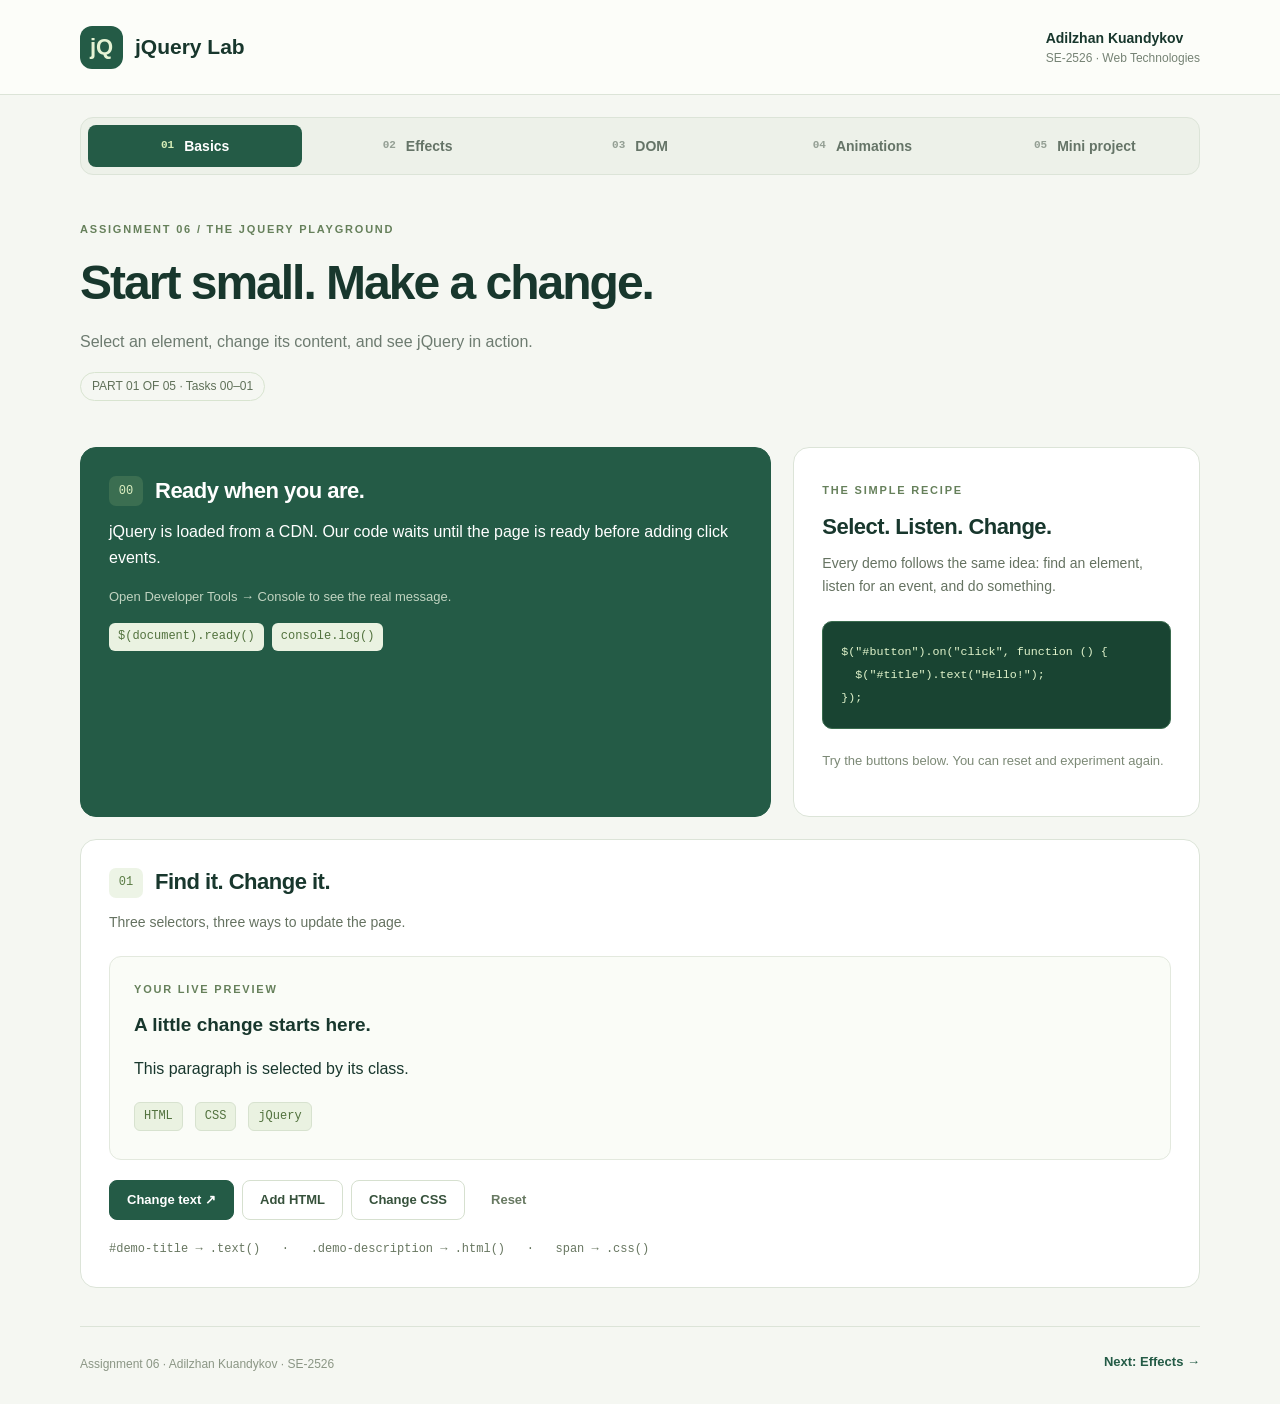
<file: index.html>
<!DOCTYPE html>
<html lang="en">
<head>
  <meta charset="UTF-8">
  <meta name="viewport" content="width=device-width, initial-scale=1.0">
  <meta name="description" content="Assignment 6: a simple jQuery playground by Adilzhan Kuandykov, SE-2526.">
  <title>Basics · jQuery Lab · Assignment 6</title>
  <link rel="icon" href="data:image/svg+xml,%3Csvg xmlns='http://www.w3.org/2000/svg' viewBox='0 0 40 40'%3E%3Crect width='40' height='40' rx='10' fill='%23245b46'/%3E%3Ctext x='7' y='27' fill='white' font-family='Arial' font-size='23'%3EjQ%3C/text%3E%3C/svg%3E">
  <link rel="stylesheet" href="styles.css">
</head>
<body>
  <header class="site-header">
    <div class="container header-inner">
      <a class="brand" href="index.html"><span class="brand-mark">jQ</span><span>jQuery Lab</span></a>
      <div class="student">Adilzhan Kuandykov<span>SE-2526 · Web Technologies</span></div>
    </div>
  </header>
  <nav class="navbar container" aria-label="Assignment parts">
    <a href="index.html" class="active" aria-current="page"><span>01</span>Basics</a>
<a href="effects.html"><span>02</span>Effects</a>
<a href="dom.html"><span>03</span>DOM</a>
<a href="animations.html"><span>04</span>Animations</a>
<a href="project.html"><span>05</span>Mini project</a>
  </nav>
  <main class="container">
    <div class="page-heading">
      <div class="eyebrow">ASSIGNMENT 06 <span aria-hidden="true">/</span> THE JQUERY PLAYGROUND</div>
      <h1>Start small. Make a change.</h1>
      <p class="intro">Select an element, change its content, and see jQuery in action.</p>
      <p class="part-label">PART 01 OF 05 <span aria-hidden="true">·</span> Tasks 00–01</p>
    </div>
    <noscript><p>Please enable JavaScript to use these interactive demos.</p></noscript>

<div class="intro-layout">
  <section class="task-card setup-card" aria-labelledby="setup-title">
    <div class="task-heading"><span class="task-number">00</span><h2 id="setup-title">Ready when you are.</h2></div>
    <p>jQuery is loaded from a CDN. Our code waits until the page is ready before adding click events.</p>
    <p class="tip">Open Developer Tools → Console to see the real message.</p>
    <div class="method-list"><code>$(document).ready()</code><code>console.log()</code></div>
  </section>
  <aside class="task-card">
    <span class="eyebrow">THE SIMPLE RECIPE</span>
    <h2>Select. Listen. Change.</h2>
    <p class="task-description">Every demo follows the same idea: find an element, listen for an event, and do something.</p>
    <div class="console-box"><code>$("#button").on("click", function () {<br>&nbsp;&nbsp;$("#title").text("Hello!");<br>});</code></div>
    <p class="tip">Try the buttons below. You can reset and experiment again.</p>
  </aside>
</div>
<section class="task-card" aria-labelledby="selectors-title">
  <div class="task-heading"><span class="task-number">01</span><h2 id="selectors-title">Find it. Change it.</h2></div>
  <p class="task-description">Three selectors, three ways to update the page.</p>
  <div class="demo-area selector-demo" id="selector-demo">
    <p class="mini-label">YOUR LIVE PREVIEW</p>
    <h3 id="demo-title">A little change starts here.</h3>
    <p class="demo-description">This paragraph is selected by its class.</p>
    <div class="method-list"><span class="sample-tag">HTML</span><span class="sample-tag">CSS</span><span class="sample-tag">jQuery</span></div>
  </div>
  <div class="button-row">
    <button id="change-text">Change text <span aria-hidden="true">↗</span></button>
    <button id="change-html" class="secondary">Add HTML</button>
    <button id="change-css" class="secondary">Change CSS</button>
    <button id="reset-selectors" class="text-button">Reset</button>
  </div>
  <p class="code-note">#demo-title → .text() &nbsp; · &nbsp; .demo-description → .html() &nbsp; · &nbsp; span → .css()</p>
</section>

    <footer class="page-footer"><div class="footer-meta"><span>Assignment 06 · Adilzhan Kuandykov · SE-2526</span></div><a class="next-link" href="effects.html">Next: Effects <span aria-hidden="true">→</span></a></footer>
  </main>
  <!-- Use the full jQuery build: the slim build does not include effects. -->
  <script src="https://code.jquery.com/jquery-3.7.1.min.js"></script>
  <script src="script.js"></script>
</body>
</html>
</file>
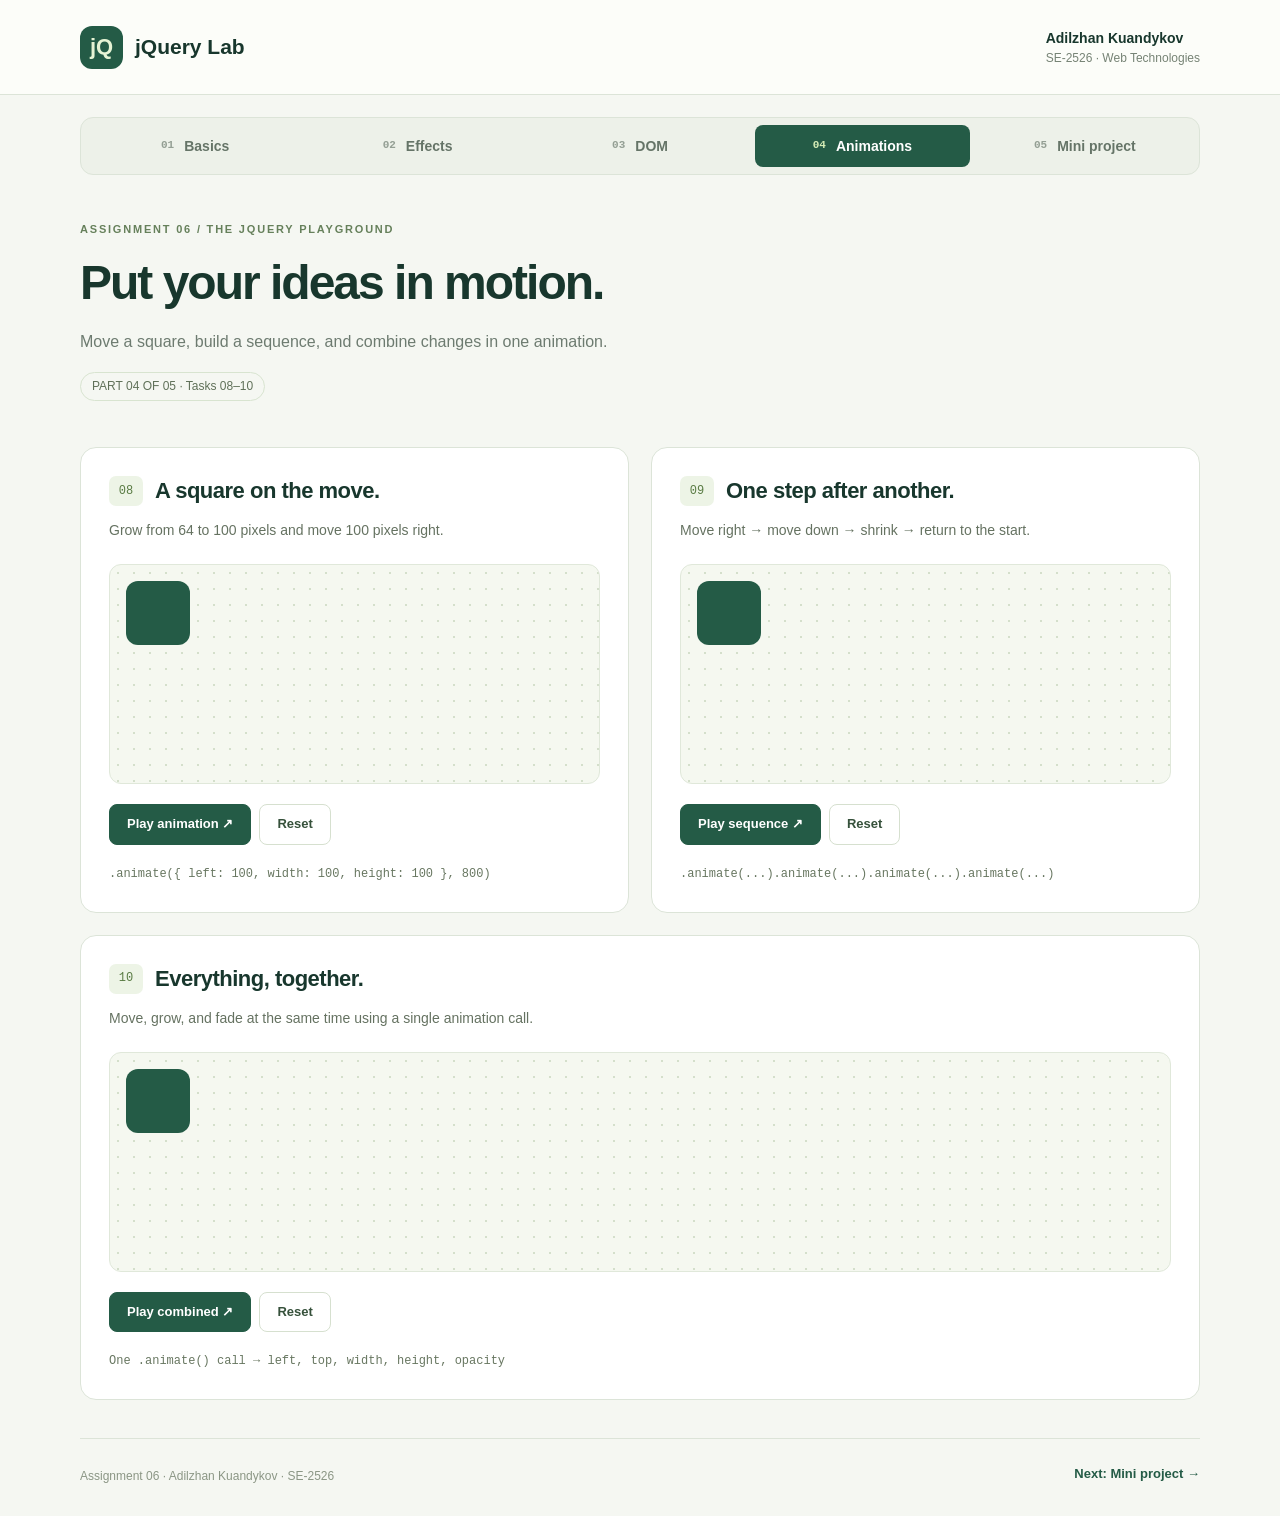
<file: animations.html>
<!DOCTYPE html>
<html lang="en">
<head>
  <meta charset="UTF-8">
  <meta name="viewport" content="width=device-width, initial-scale=1.0">
  <meta name="description" content="Assignment 6: a simple jQuery playground by Adilzhan Kuandykov, SE-2526.">
  <title>Animations · jQuery Lab · Assignment 6</title>
  <link rel="icon" href="data:image/svg+xml,%3Csvg xmlns='http://www.w3.org/2000/svg' viewBox='0 0 40 40'%3E%3Crect width='40' height='40' rx='10' fill='%23245b46'/%3E%3Ctext x='7' y='27' fill='white' font-family='Arial' font-size='23'%3EjQ%3C/text%3E%3C/svg%3E">
  <link rel="stylesheet" href="styles.css">
</head>
<body>
  <header class="site-header">
    <div class="container header-inner">
      <a class="brand" href="index.html"><span class="brand-mark">jQ</span><span>jQuery Lab</span></a>
      <div class="student">Adilzhan Kuandykov<span>SE-2526 · Web Technologies</span></div>
    </div>
  </header>
  <nav class="navbar container" aria-label="Assignment parts">
    <a href="index.html"><span>01</span>Basics</a>
<a href="effects.html"><span>02</span>Effects</a>
<a href="dom.html"><span>03</span>DOM</a>
<a href="animations.html" class="active" aria-current="page"><span>04</span>Animations</a>
<a href="project.html"><span>05</span>Mini project</a>
  </nav>
  <main class="container">
    <div class="page-heading">
      <div class="eyebrow">ASSIGNMENT 06 <span aria-hidden="true">/</span> THE JQUERY PLAYGROUND</div>
      <h1>Put your ideas in motion.</h1>
      <p class="intro">Move a square, build a sequence, and combine changes in one animation.</p>
      <p class="part-label">PART 04 OF 05 <span aria-hidden="true">·</span> Tasks 08–10</p>
    </div>
    <noscript><p>Please enable JavaScript to use these interactive demos.</p></noscript>

<div class="task-grid">
  <section class="task-card" aria-labelledby="basic-title">
    <div class="task-heading"><span class="task-number">08</span><h2 id="basic-title">A square on the move.</h2></div>
    <p class="task-description">Grow from 64 to 100 pixels and move 100 pixels right.</p>
    <div class="animation-stage"><div id="basic-box" class="animation-box" aria-label="Square for the basic animation"></div></div>
    <div class="button-row"><button id="animate-basic">Play animation <span aria-hidden="true">↗</span></button><button id="reset-basic" class="secondary">Reset</button></div>
    <p class="code-note">.animate({ left: 100, width: 100, height: 100 }, 800)</p>
  </section>
  <section class="task-card" aria-labelledby="sequence-title">
    <div class="task-heading"><span class="task-number">09</span><h2 id="sequence-title">One step after another.</h2></div>
    <p class="task-description">Move right → move down → shrink → return to the start.</p>
    <div class="animation-stage"><div id="sequence-box" class="animation-box" aria-label="Square for the sequential animation"></div></div>
    <div class="button-row"><button id="animate-sequence">Play sequence <span aria-hidden="true">↗</span></button><button id="reset-sequence" class="secondary">Reset</button></div>
    <p class="code-note">.animate(...).animate(...).animate(...).animate(...)</p>
  </section>
  <section class="task-card wide" aria-labelledby="combined-title">
    <div class="task-heading"><span class="task-number">10</span><h2 id="combined-title">Everything, together.</h2></div>
    <p class="task-description">Move, grow, and fade at the same time using a single animation call.</p>
    <div class="animation-stage"><div id="combined-box" class="animation-box" aria-label="Square for the combined animation"></div></div>
    <div class="button-row"><button id="animate-combined">Play combined <span aria-hidden="true">↗</span></button><button id="reset-combined" class="secondary">Reset</button></div>
    <p class="code-note">One .animate() call → left, top, width, height, opacity</p>
  </section>
</div>

    <footer class="page-footer"><div class="footer-meta"><span>Assignment 06 · Adilzhan Kuandykov · SE-2526</span></div><a class="next-link" href="project.html">Next: Mini project <span aria-hidden="true">→</span></a></footer>
  </main>
  <!-- Use the full jQuery build: the slim build does not include effects. -->
  <script src="https://code.jquery.com/jquery-3.7.1.min.js"></script>
  <script src="script.js"></script>
</body>
</html>
</file>
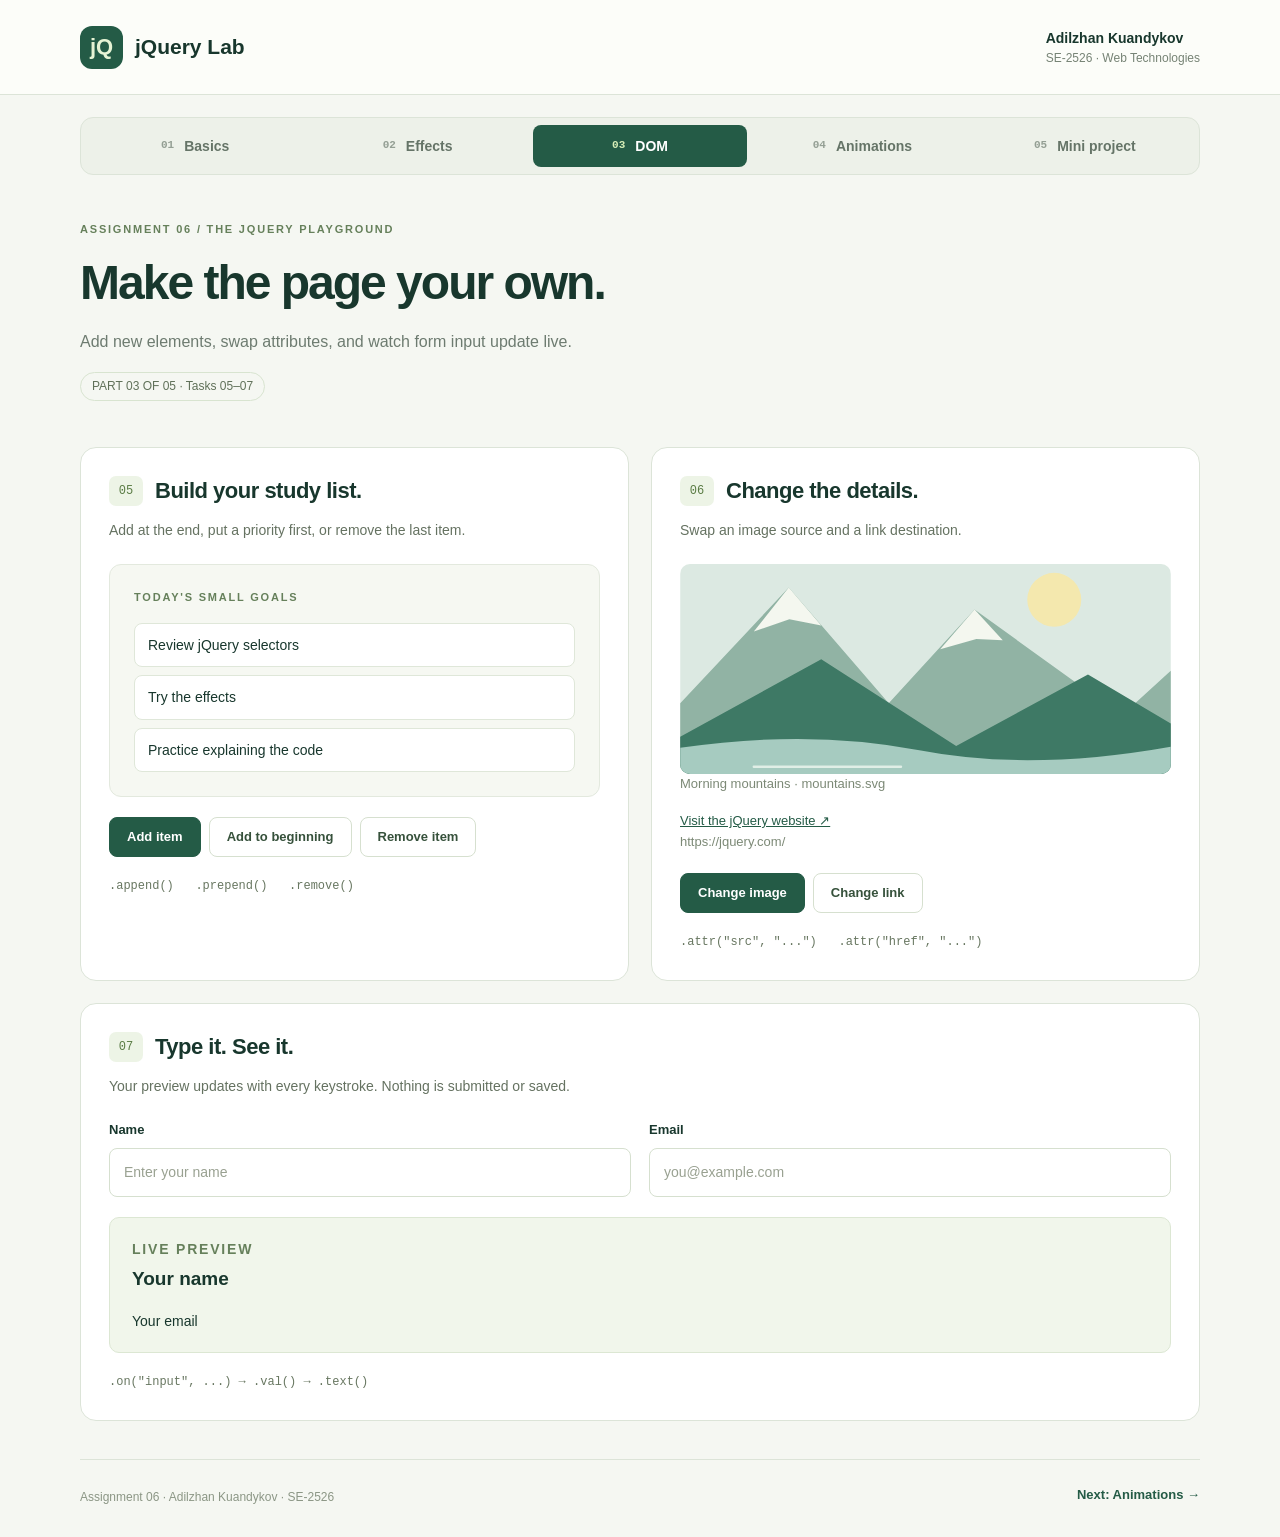
<file: dom.html>
<!DOCTYPE html>
<html lang="en">
<head>
  <meta charset="UTF-8">
  <meta name="viewport" content="width=device-width, initial-scale=1.0">
  <meta name="description" content="Assignment 6: a simple jQuery playground by Adilzhan Kuandykov, SE-2526.">
  <title>DOM · jQuery Lab · Assignment 6</title>
  <link rel="icon" href="data:image/svg+xml,%3Csvg xmlns='http://www.w3.org/2000/svg' viewBox='0 0 40 40'%3E%3Crect width='40' height='40' rx='10' fill='%23245b46'/%3E%3Ctext x='7' y='27' fill='white' font-family='Arial' font-size='23'%3EjQ%3C/text%3E%3C/svg%3E">
  <link rel="stylesheet" href="styles.css">
</head>
<body>
  <header class="site-header">
    <div class="container header-inner">
      <a class="brand" href="index.html"><span class="brand-mark">jQ</span><span>jQuery Lab</span></a>
      <div class="student">Adilzhan Kuandykov<span>SE-2526 · Web Technologies</span></div>
    </div>
  </header>
  <nav class="navbar container" aria-label="Assignment parts">
    <a href="index.html"><span>01</span>Basics</a>
<a href="effects.html"><span>02</span>Effects</a>
<a href="dom.html" class="active" aria-current="page"><span>03</span>DOM</a>
<a href="animations.html"><span>04</span>Animations</a>
<a href="project.html"><span>05</span>Mini project</a>
  </nav>
  <main class="container">
    <div class="page-heading">
      <div class="eyebrow">ASSIGNMENT 06 <span aria-hidden="true">/</span> THE JQUERY PLAYGROUND</div>
      <h1>Make the page your own.</h1>
      <p class="intro">Add new elements, swap attributes, and watch form input update live.</p>
      <p class="part-label">PART 03 OF 05 <span aria-hidden="true">·</span> Tasks 05–07</p>
    </div>
    <noscript><p>Please enable JavaScript to use these interactive demos.</p></noscript>

<div class="task-grid">
  <section class="task-card" aria-labelledby="list-title">
    <div class="task-heading"><span class="task-number">05</span><h2 id="list-title">Build your study list.</h2></div>
    <p class="task-description">Add at the end, put a priority first, or remove the last item.</p>
    <div class="demo-area">
      <p class="mini-label">TODAY'S SMALL GOALS</p>
      <ul id="study-list" class="study-list"><li>Review jQuery selectors</li><li>Try the effects</li><li>Practice explaining the code</li></ul>
      <p id="empty-list" class="empty-list">Your list is empty. Add a new study item.</p>
    </div>
    <div class="button-row"><button id="add-item">Add item</button><button id="prepend-item" class="secondary">Add to beginning</button><button id="remove-item" class="secondary">Remove item</button></div>
    <p class="code-note">.append() &nbsp; .prepend() &nbsp; .remove()</p>
  </section>
  <section class="task-card" aria-labelledby="attributes-title">
    <div class="task-heading"><span class="task-number">06</span><h2 id="attributes-title">Change the details.</h2></div>
    <p class="task-description">Swap an image source and a link destination.</p>
    <img id="attribute-image" class="demo-image" src="assets/mountains.svg" alt="An illustrated mountain lake in the morning">
    <p id="image-caption" class="tip">Morning mountains · mountains.svg</p>
    <div class="link-preview"><a id="resource-link" href="https://jquery.com/" target="_blank" rel="noopener noreferrer">Visit the jQuery website ↗</a><p id="link-destination" class="tip">https://jquery.com/</p></div>
    <div class="button-row"><button id="change-image">Change image</button><button id="change-link" class="secondary">Change link</button></div>
    <p class="code-note">.attr("src", "...") &nbsp; .attr("href", "...")</p>
  </section>
  <section class="task-card wide" aria-labelledby="form-title">
    <div class="task-heading"><span class="task-number">07</span><h2 id="form-title">Type it. See it.</h2></div>
    <p class="task-description">Your preview updates with every keystroke. Nothing is submitted or saved.</p>
    <form id="profile-form" class="form-grid">
      <div><label for="name-input">Name</label><input id="name-input" name="name" type="text" placeholder="Enter your name" autocomplete="name"></div>
      <div><label for="email-input">Email</label><input id="email-input" name="email" type="email" placeholder="you@example.com" autocomplete="email"></div>
    </form>
    <div class="live-preview" aria-live="polite"><p class="mini-label">LIVE PREVIEW</p><h3 id="preview-name">Your name</h3><p id="preview-email">Your email</p></div>
    <p class="code-note">.on("input", ...) → .val() → .text()</p>
  </section>
</div>

    <footer class="page-footer"><div class="footer-meta"><span>Assignment 06 · Adilzhan Kuandykov · SE-2526</span></div><a class="next-link" href="animations.html">Next: Animations <span aria-hidden="true">→</span></a></footer>
  </main>
  <!-- Use the full jQuery build: the slim build does not include effects. -->
  <script src="https://code.jquery.com/jquery-3.7.1.min.js"></script>
  <script src="script.js"></script>
</body>
</html>
</file>
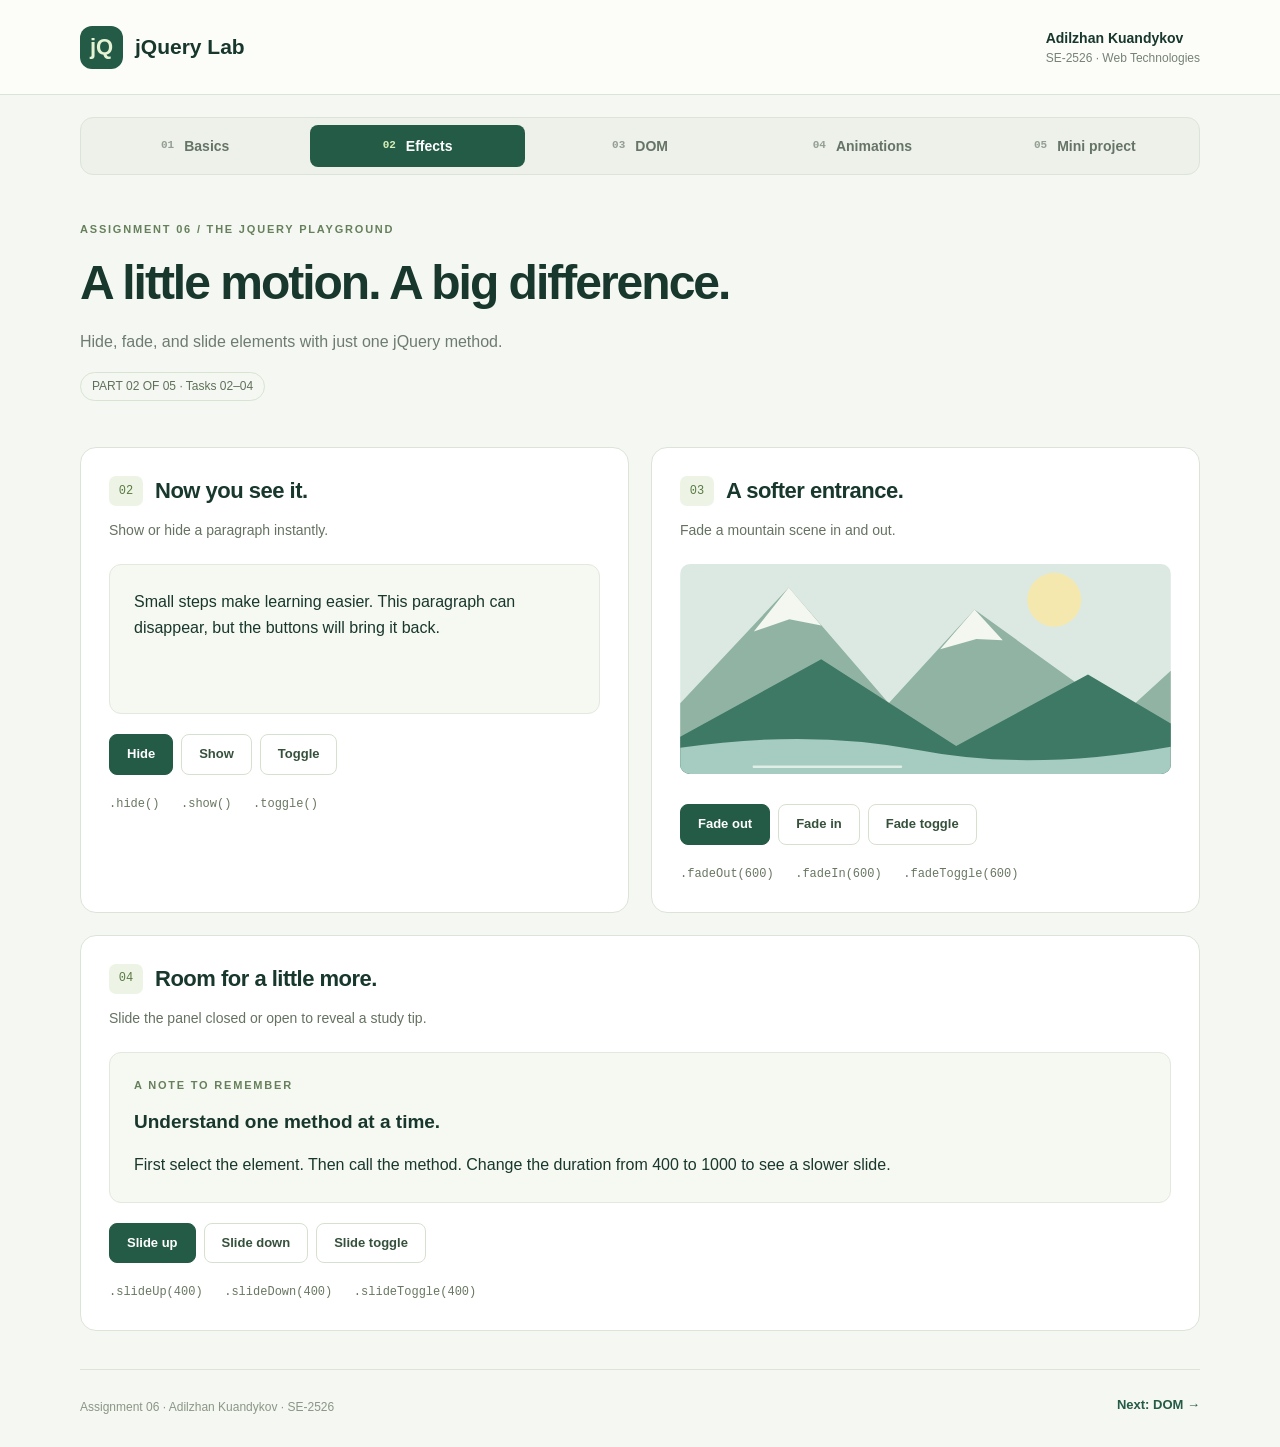
<file: effects.html>
<!DOCTYPE html>
<html lang="en">
<head>
  <meta charset="UTF-8">
  <meta name="viewport" content="width=device-width, initial-scale=1.0">
  <meta name="description" content="Assignment 6: a simple jQuery playground by Adilzhan Kuandykov, SE-2526.">
  <title>Effects · jQuery Lab · Assignment 6</title>
  <link rel="icon" href="data:image/svg+xml,%3Csvg xmlns='http://www.w3.org/2000/svg' viewBox='0 0 40 40'%3E%3Crect width='40' height='40' rx='10' fill='%23245b46'/%3E%3Ctext x='7' y='27' fill='white' font-family='Arial' font-size='23'%3EjQ%3C/text%3E%3C/svg%3E">
  <link rel="stylesheet" href="styles.css">
</head>
<body>
  <header class="site-header">
    <div class="container header-inner">
      <a class="brand" href="index.html"><span class="brand-mark">jQ</span><span>jQuery Lab</span></a>
      <div class="student">Adilzhan Kuandykov<span>SE-2526 · Web Technologies</span></div>
    </div>
  </header>
  <nav class="navbar container" aria-label="Assignment parts">
    <a href="index.html"><span>01</span>Basics</a>
<a href="effects.html" class="active" aria-current="page"><span>02</span>Effects</a>
<a href="dom.html"><span>03</span>DOM</a>
<a href="animations.html"><span>04</span>Animations</a>
<a href="project.html"><span>05</span>Mini project</a>
  </nav>
  <main class="container">
    <div class="page-heading">
      <div class="eyebrow">ASSIGNMENT 06 <span aria-hidden="true">/</span> THE JQUERY PLAYGROUND</div>
      <h1>A little motion. A big difference.</h1>
      <p class="intro">Hide, fade, and slide elements with just one jQuery method.</p>
      <p class="part-label">PART 02 OF 05 <span aria-hidden="true">·</span> Tasks 02–04</p>
    </div>
    <noscript><p>Please enable JavaScript to use these interactive demos.</p></noscript>

<div class="task-grid">
  <section class="task-card" aria-labelledby="visibility-title">
    <div class="task-heading"><span class="task-number">02</span><h2 id="visibility-title">Now you see it.</h2></div>
    <p class="task-description">Show or hide a paragraph instantly.</p>
    <div class="demo-area" style="min-height: 150px;">
      <p id="visibility-text">Small steps make learning easier. This paragraph can disappear, but the buttons will bring it back.</p>
    </div>
    <div class="button-row"><button id="hide-text">Hide</button><button id="show-text" class="secondary">Show</button><button id="toggle-text" class="secondary">Toggle</button></div>
    <p class="code-note">.hide() &nbsp; .show() &nbsp; .toggle()</p>
  </section>
  <section class="task-card" aria-labelledby="fade-title">
    <div class="task-heading"><span class="task-number">03</span><h2 id="fade-title">A softer entrance.</h2></div>
    <p class="task-description">Fade a mountain scene in and out.</p>
    <div class="image-stage"><img id="fade-image" class="demo-image" src="assets/mountains.svg" alt="An illustrated mountain lake in the morning"></div>
    <div class="button-row"><button id="fade-out">Fade out</button><button id="fade-in" class="secondary">Fade in</button><button id="fade-toggle" class="secondary">Fade toggle</button></div>
    <p class="code-note">.fadeOut(600) &nbsp; .fadeIn(600) &nbsp; .fadeToggle(600)</p>
  </section>
  <section class="task-card wide" aria-labelledby="slide-title">
    <div class="task-heading"><span class="task-number">04</span><h2 id="slide-title">Room for a little more.</h2></div>
    <p class="task-description">Slide the panel closed or open to reveal a study tip.</p>
    <div id="slide-panel" class="demo-area">
      <p class="mini-label">A NOTE TO REMEMBER</p>
      <h3>Understand one method at a time.</h3>
      <p>First select the element. Then call the method. Change the duration from 400 to 1000 to see a slower slide.</p>
    </div>
    <div class="button-row"><button id="slide-up">Slide up</button><button id="slide-down" class="secondary">Slide down</button><button id="slide-toggle" class="secondary">Slide toggle</button></div>
    <p class="code-note">.slideUp(400) &nbsp; .slideDown(400) &nbsp; .slideToggle(400)</p>
  </section>
</div>

    <footer class="page-footer"><div class="footer-meta"><span>Assignment 06 · Adilzhan Kuandykov · SE-2526</span></div><a class="next-link" href="dom.html">Next: DOM <span aria-hidden="true">→</span></a></footer>
  </main>
  <!-- Use the full jQuery build: the slim build does not include effects. -->
  <script src="https://code.jquery.com/jquery-3.7.1.min.js"></script>
  <script src="script.js"></script>
</body>
</html>
</file>
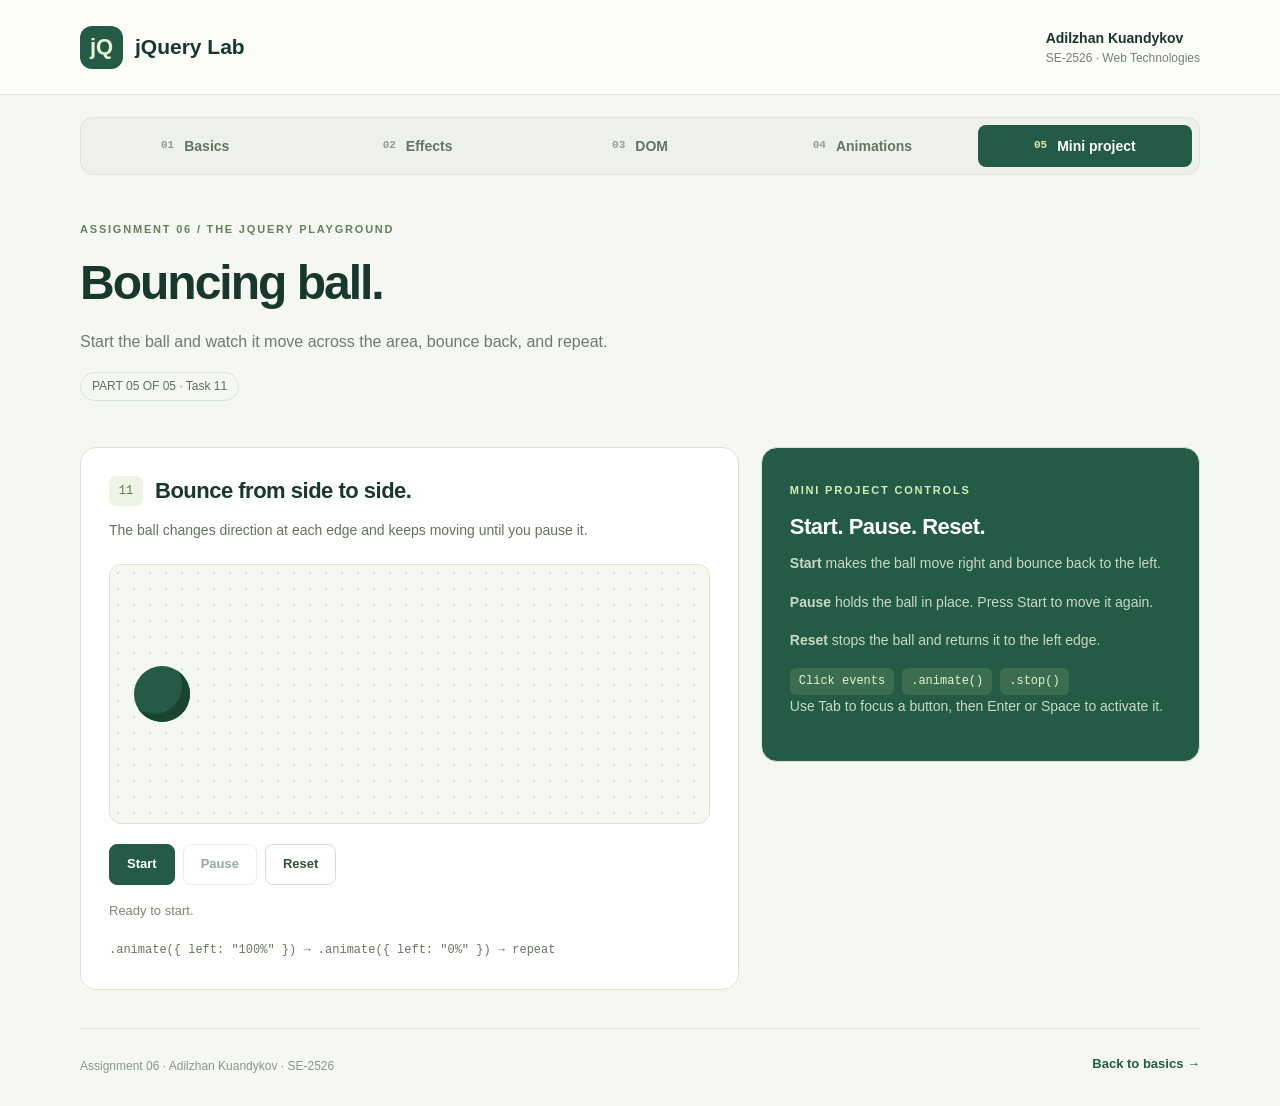
<file: project.html>
<!DOCTYPE html>
<html lang="en">
<head>
  <meta charset="UTF-8">
  <meta name="viewport" content="width=device-width, initial-scale=1.0">
  <meta name="description" content="Assignment 6: a simple jQuery playground by Adilzhan Kuandykov, SE-2526.">
  <title>Mini project · jQuery Lab · Assignment 6</title>
  <link rel="icon" href="data:image/svg+xml,%3Csvg xmlns='http://www.w3.org/2000/svg' viewBox='0 0 40 40'%3E%3Crect width='40' height='40' rx='10' fill='%23245b46'/%3E%3Ctext x='7' y='27' fill='white' font-family='Arial' font-size='23'%3EjQ%3C/text%3E%3C/svg%3E">
  <link rel="stylesheet" href="styles.css">
</head>
<body>
  <header class="site-header">
    <div class="container header-inner">
      <a class="brand" href="index.html"><span class="brand-mark">jQ</span><span>jQuery Lab</span></a>
      <div class="student">Adilzhan Kuandykov<span>SE-2526 · Web Technologies</span></div>
    </div>
  </header>
  <nav class="navbar container" aria-label="Assignment parts">
    <a href="index.html"><span>01</span>Basics</a>
<a href="effects.html"><span>02</span>Effects</a>
<a href="dom.html"><span>03</span>DOM</a>
<a href="animations.html"><span>04</span>Animations</a>
<a href="project.html" class="active" aria-current="page"><span>05</span>Mini project</a>
  </nav>
  <main class="container">
    <div class="page-heading">
      <div class="eyebrow">ASSIGNMENT 06 <span aria-hidden="true">/</span> THE JQUERY PLAYGROUND</div>
      <h1>Bouncing ball.</h1>
      <p class="intro">Start the ball and watch it move across the area, bounce back, and repeat.</p>
      <p class="part-label">PART 05 OF 05 <span aria-hidden="true">·</span> Task 11</p>
    </div>
    <noscript><p>Please enable JavaScript to use these interactive demos.</p></noscript>

<div class="project-layout">
  <section class="task-card" aria-labelledby="project-title">
    <div class="task-heading"><span class="task-number">11</span><h2 id="project-title">Bounce from side to side.</h2></div>
    <p class="task-description">The ball changes direction at each edge and keeps moving until you pause it.</p>
    <div class="ball-stage">
      <div id="ball-track">
        <div id="ball" role="img" aria-label="Green bouncing ball"></div>
      </div>
    </div>
    <div class="button-row">
      <button id="start-ball">Start</button>
      <button id="pause-ball" class="secondary" disabled>Pause</button>
      <button id="reset-ball" class="secondary">Reset</button>
    </div>
    <p id="ball-status" class="tip" role="status">Ready to start.</p>
    <p class="code-note">.animate({ left: "100%" }) → .animate({ left: "0%" }) → repeat</p>
  </section>
  <aside class="task-card project-note">
    <span class="eyebrow">MINI PROJECT CONTROLS</span>
    <h2>Start. Pause. Reset.</h2>
    <p><strong>Start</strong> makes the ball move right and bounce back to the left.</p>
    <p><strong>Pause</strong> holds the ball in place. Press Start to move it again.</p>
    <p><strong>Reset</strong> stops the ball and returns it to the left edge.</p>
    <div class="method-list"><code>Click events</code><code>.animate()</code><code>.stop()</code></div>
    <p class="tip">Use Tab to focus a button, then Enter or Space to activate it.</p>
  </aside>
</div>

    <footer class="page-footer"><div class="footer-meta"><span>Assignment 06 · Adilzhan Kuandykov · SE-2526</span></div><a class="next-link" href="index.html">Back to basics <span aria-hidden="true">→</span></a></footer>
  </main>
  <!-- Use the full jQuery build: the slim build does not include effects. -->
  <script src="https://code.jquery.com/jquery-3.7.1.min.js"></script>
  <script src="script.js"></script>
</body>
</html>
</file>
<file: styles.css>
/* 1. Shared page styles */
* { box-sizing: border-box; }
body {
  margin: 0;
  background: #f5f7f2;
  color: #18372d;
  font-family: Arial, Helvetica, sans-serif;
  font-size: 16px;
  line-height: 1.6;
}
.container { width: min(1120px, calc(100% - 48px)); margin: 0 auto; }
a { color: #245b46; }
button, input { font: inherit; }
button, a, input { -webkit-tap-highlight-color: transparent; }
button:focus-visible, a:focus-visible, input:focus-visible {
  outline: 3px solid #6a9e45;
  outline-offset: 4px;
}
h1, h2, h3, p { margin-top: 0; }
h1, h2, h3 { line-height: 1.2; }
h2 { margin-bottom: 0; font-size: 22px; letter-spacing: -0.5px; }
h3 { font-size: 19px; }
p { margin-bottom: 16px; }
code { font-family: Consolas, monospace; font-size: 0.9em; }

/* 2. Header and five-page navigation */
.site-header { border-bottom: 1px solid #dce4d8; background: #fcfdf9; }
.header-inner { display: flex; align-items: center; gap: 24px; min-height: 94px; }
.brand { display: flex; align-items: center; gap: 12px; color: #18372d; font-weight: 700; font-size: 21px; text-decoration: none; }
.brand-mark { display: grid; place-items: center; width: 43px; height: 43px; background: #245b46; border-radius: 12px; color: #e6f3d4; font-size: 22px; }
.brand-subtitle { display: block; margin-top: 2px; color: #657467; font-size: 9px; letter-spacing: 1.6px; }
.student { margin-left: auto; font-size: 14px; font-weight: 600; line-height: 1.5; }
.student span { display: block; color: #768375; font-size: 12px; font-weight: 400; }
.status-dot { display: inline-block; width: 7px; height: 7px; border-radius: 50%; background: #78a857; }
.navbar { display: flex; gap: 8px; margin-top: 22px; padding: 7px; border: 1px solid #dce4d8; border-radius: 13px; background: #edf1e9; }
.navbar a { flex: 1; display: flex; align-items: center; justify-content: center; gap: 10px; padding: 10px 8px; border-radius: 8px; color: #657467; font-size: 14px; font-weight: 600; text-decoration: none; }
.navbar a span { font-family: Consolas, monospace; font-size: 11px; opacity: 0.65; }
.navbar a:hover { background: #e2e9dc; color: #18372d; }
.navbar a.active { background: #245b46; color: white; }
.navbar a.active span { color: #d6edb7; opacity: 1; }

/* 3. Headings and task cards */
.page-heading { position: relative; padding: 46px 0 30px; }
.eyebrow, .mini-label { color: #66805b; font-size: 11px; font-weight: 700; letter-spacing: 1.8px; text-transform: uppercase; }
.eyebrow { margin-bottom: 15px; }
h1 { margin-bottom: 17px; max-width: 800px; font-size: 48px; font-weight: 700; letter-spacing: -2px; }
.intro { max-width: 690px; margin-bottom: 0; color: #6d7b70; font-size: 16px; }
.part-label { display: inline-block; margin-top: 18px; padding: 4px 11px; border: 1px solid #d8e4d0; border-radius: 20px; color: #607159; font-size: 12px; }
.task-grid { display: grid; grid-template-columns: 1fr 1fr; gap: 22px; }
.task-card { min-width: 0; padding: 28px; border: 1px solid #dce4d8; border-radius: 16px; background: #fff; }
.wide { grid-column: 1 / -1; }
.task-heading { display: flex; align-items: center; gap: 12px; margin-bottom: 13px; }
.task-number { display: inline-flex; align-items: center; justify-content: center; flex-shrink: 0; min-width: 34px; height: 30px; padding: 0 8px; border-radius: 7px; background: #edf4e6; color: #597b43; font-family: Consolas, monospace; font-size: 12px; }
.task-description { margin-bottom: 22px; color: #657261; font-size: 14px; line-height: 1.65; }
.demo-area { padding: 24px; border: 1px solid #e3e9de; border-radius: 12px; background: #f6f8f2; }
.demo-area p:last-child { margin-bottom: 0; }
.button-row { display: flex; flex-wrap: wrap; gap: 8px; margin-top: 20px; }
button { cursor: pointer; padding: 10px 17px; border: 1px solid #245b46; border-radius: 8px; background: #245b46; color: #fff; font-size: 13px; font-weight: 600; line-height: 1.4; }
button:hover { background: #184735; border-color: #184735; }
button.secondary { border-color: #d6e0cf; background: #fff; color: #36513b; }
button.secondary:hover { background: #eef4e8; }
button.text-button { border-color: transparent; background: transparent; color: #687962; }
button.text-button:hover { background: #f0f4eb; }
.code-note { margin: 20px 0 0; color: #687761; font-family: Consolas, monospace; font-size: 12px; overflow-wrap: anywhere; }
.tip { color: #7c8976; font-size: 13px; }
.method-list { display: flex; flex-wrap: wrap; gap: 8px; padding: 0; list-style: none; }
.method-list span, .method-list li, .method-list code { padding: 4px 9px; border-radius: 6px; background: #eaf2e1; color: #52723e; font-family: Consolas, monospace; font-size: 12px; }

/* 4. Setup and selector demonstrations */
.intro-layout { display: grid; grid-template-columns: 1.7fr 1fr; gap: 22px; margin-bottom: 22px; }
.task-card > h2 { margin: 12px 0; }
.setup-card { padding: 28px; border: 1px solid #245b46; border-radius: 16px; background: #245b46; color: #fff; }
.setup-card .task-description, .setup-card .tip { color: #c1d4c1; }
.setup-card .task-number { background: #3b6e51; color: #def0c2; }
.setup-card .mini-label { color: #d6edb7; }
.setup-card .code-note { color: #b6d09f; }
.console-box { margin: 22px 0; padding: 18px; border: 1px solid #3a6b4e; border-radius: 10px; background: #194432; color: #e0f3cb; font-family: Consolas, monospace; font-size: 13px; line-height: 1.8; overflow-wrap: anywhere; }
.console-box p { margin-bottom: 0; }
.selector-demo { background: #fafcf7; }
.demo-label { margin: 0 0 8px; color: #82907c; font-size: 10px; font-weight: 700; letter-spacing: 1.5px; text-transform: uppercase; }
.sample-tag { display: inline-block; margin: 4px 4px 4px 0; padding: 4px 10px; border: 1px solid #d7e2cf; border-radius: 6px; background: #fff; font-size: 13px; }

/* 5. Effects, lists, images, and form inputs */
.demo-image { display: block; width: 100%; max-height: 210px; border-radius: 10px; object-fit: cover; }
.image-stage { height: 220px; }
.study-list { margin: 0; padding: 0; list-style: none; }
.study-list li { margin-top: 8px; padding: 10px 13px; border: 1px solid #dfe7d9; border-radius: 8px; background: #fff; font-size: 14px; }
.study-list li:first-child { margin-top: 0; }
.empty-list { display: none; color: #7c8976; font-size: 14px; }
.form-grid { display: grid; grid-template-columns: 1fr 1fr; gap: 18px; }
label { display: block; margin-bottom: 7px; font-size: 13px; font-weight: 600; }
input { width: 100%; padding: 12px 14px; border: 1px solid #d6e0cf; border-radius: 8px; background: #fff; color: #18372d; font-size: 14px; }
input::placeholder { color: #99a191; }
.live-preview { margin-top: 20px; padding: 20px 22px; border: 1px solid #dce7d3; border-radius: 10px; background: #f1f6eb; overflow-wrap: anywhere; }
.live-preview p { margin-bottom: 8px; font-size: 14px; }
.live-preview p:last-child { margin-bottom: 0; }
.link-preview { margin: 16px 0 0; font-size: 13px; overflow-wrap: anywhere; }

/* 6. The square needs positioning so left and top can animate */
.animation-stage {
  position: relative;
  height: 220px;
  overflow: hidden;
  padding: 16px;
  border: 1px solid #e0e8da;
  border-radius: 12px;
  background-color: #f5f8f0;
  background-image: radial-gradient(#d4dfcb 1px, transparent 1px);
  background-size: 16px 16px;
}
.animation-box { position: relative; top: 0; left: 0; display: grid; place-items: center; width: 64px; height: 64px; border-radius: 12px; background: #245b46; color: #d6edb7; font-family: Consolas, monospace; font-size: 20px; font-weight: 700; }
.animation-label { position: absolute; right: 14px; bottom: 8px; color: #95a18c; font-family: Consolas, monospace; font-size: 11px; }

/* 7. Bouncing ball mini project */
.project-layout { display: grid; grid-template-columns: 1.5fr 1fr; gap: 22px; align-items: start; }
.ball-stage {
  height: 260px;
  padding: 24px;
  overflow: hidden;
  border: 1px solid #dce4d8;
  border-radius: 12px;
  background-color: #f5f8f0;
  background-image: radial-gradient(#d4dfcb 1px, transparent 1px);
  background-size: 16px 16px;
}
/* Leave room for the ball's width at the right edge. */
#ball-track { position: relative; width: calc(100% - 56px); height: 100%; }
#ball {
  position: absolute;
  left: 0%;
  top: calc(50% - 28px);
  width: 56px;
  height: 56px;
  border-radius: 50%;
  background: #245b46;
  box-shadow: inset -8px -8px 0 #194432;
}
#ball-status { margin: 16px 0 0; }
button:disabled { cursor: default; opacity: 0.5; }
.project-note { padding: 28px; border-radius: 16px; background: #245b46; color: #fff; }
.project-note .mini-label { color: #d6edb7; }
.project-note .eyebrow { color: #d6edb7; }
.project-note p, .project-note li { color: #c9d9c5; font-size: 14px; }
.project-note ol, .project-note ul { padding-left: 20px; }
.project-note li { margin-bottom: 12px; }
.project-note code { color: #e2f5cd; }
.project-note .method-list code { background: #3b6e51; }
.project-note .code-note { color: #bad2a8; }

/* 8. Footer and smaller screens */
.page-footer { display: flex; align-items: center; justify-content: space-between; gap: 20px; margin-top: 38px; padding: 24px 0 30px; border-top: 1px solid #dce4d8; color: #8b9685; font-size: 12px; }
.page-footer p { margin-bottom: 0; }
.next-link { color: #245b46; font-size: 13px; font-weight: 600; text-decoration: none; }
.next-link:hover { text-decoration: underline; }
.footer-meta { color: #8b9685; font-size: 12px; }
.footer-meta span { display: block; margin-top: 4px; }
@media (max-width: 850px) {
  .intro-layout, .project-layout { grid-template-columns: 1fr; }
  h1 { font-size: 42px; }
  .navbar a { gap: 6px; font-size: 12px; }
  .student { font-size: 12px; }
  .header-inner { gap: 18px; }
  .brand { font-size: 19px; }
}
/* Keep enough room for the squares to move without being clipped. */
@media (max-width: 650px) {
  .task-grid { grid-template-columns: 1fr; }
}
@media (max-width: 600px) {
  .container { width: calc(100% - 32px); }
  .header-inner { flex-wrap: wrap; gap: 12px; padding: 18px 0; }
  .student { margin-left: auto; }
  .navbar { flex-wrap: wrap; gap: 5px; margin-top: 16px; }
  .navbar a { flex: 1 1 28%; padding: 9px 6px; }
  .page-heading { padding: 32px 0 25px; }
  h1 { font-size: 34px; letter-spacing: -1.2px; }
  .intro { font-size: 14px; }
  .task-grid, .form-grid { grid-template-columns: 1fr; gap: 16px; }
  .intro-layout, .project-layout { gap: 16px; }
  .task-card, .setup-card, .project-note { padding: 20px; }
  .demo-area { padding: 18px; }
  h2 { font-size: 20px; }
  .task-heading { gap: 10px; }
  button { padding: 10px 13px; }
  .button-row { gap: 7px; }
  .page-footer { align-items: flex-start; flex-direction: column; gap: 12px; margin-top: 28px; }
}
</file>
